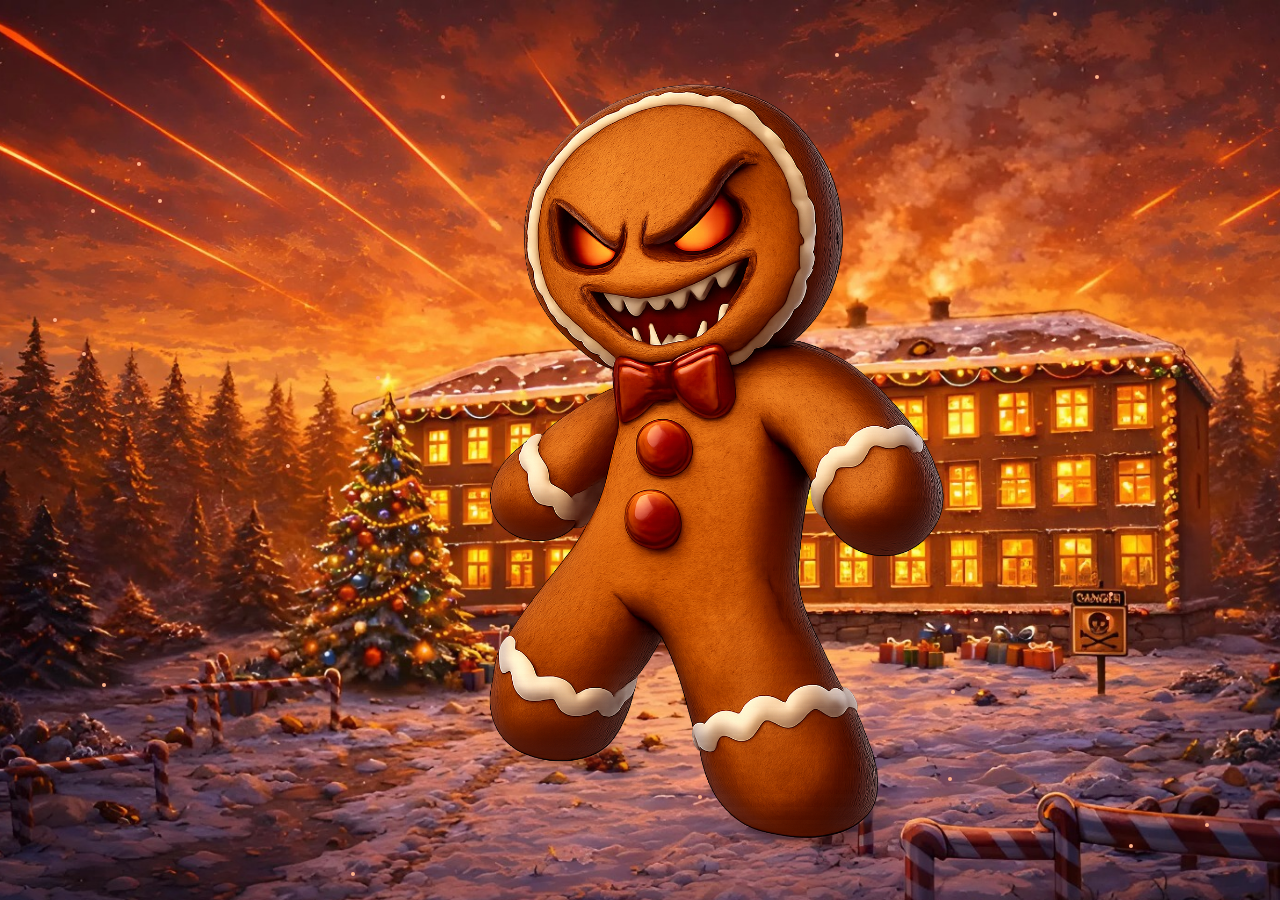
<file: test.html>
<!DOCTYPE html>
<html lang="en">
<head>
    <meta charset="UTF-8">
    <meta name="viewport" content="width=device-width, initial-scale=1.0">
    <title>Battle for Room 311</title>
    <link rel="stylesheet" href="css/teststyle.css">
    <link rel="preconnect" href="https://fonts.googleapis.com">
    <link rel="preconnect" href="https://fonts.gstatic.com" crossorigin>
    <link href="https://fonts.googleapis.com/css2?family=Rubik:wght@700;800;900&display=swap" rel="stylesheet">
</head>
<body>
    
    <div class="parallax-bg">
        <img src="img/bg_eetk2.jpeg" alt="background" />
    </div>
    
    <img src="img/zloypryanik.png" alt="character" class="character hidden">
    <img src="img/mila.png" alt="mila" class="charactermila hidden">
    <img src="img/rustam228.png" alt="rustam" class="characterrustam hidden">
    <img src="img/julia.png" alt="julia" class="characterjulia hidden">
    <img src="img/artemolen.png" alt="artemolen" class="characterartemolen hidden">
    
    <button class="play-btn hidden">ИГРАТЬ</button>

    <script src="js/testjs.js"></script>
</body>
</html>
</file>
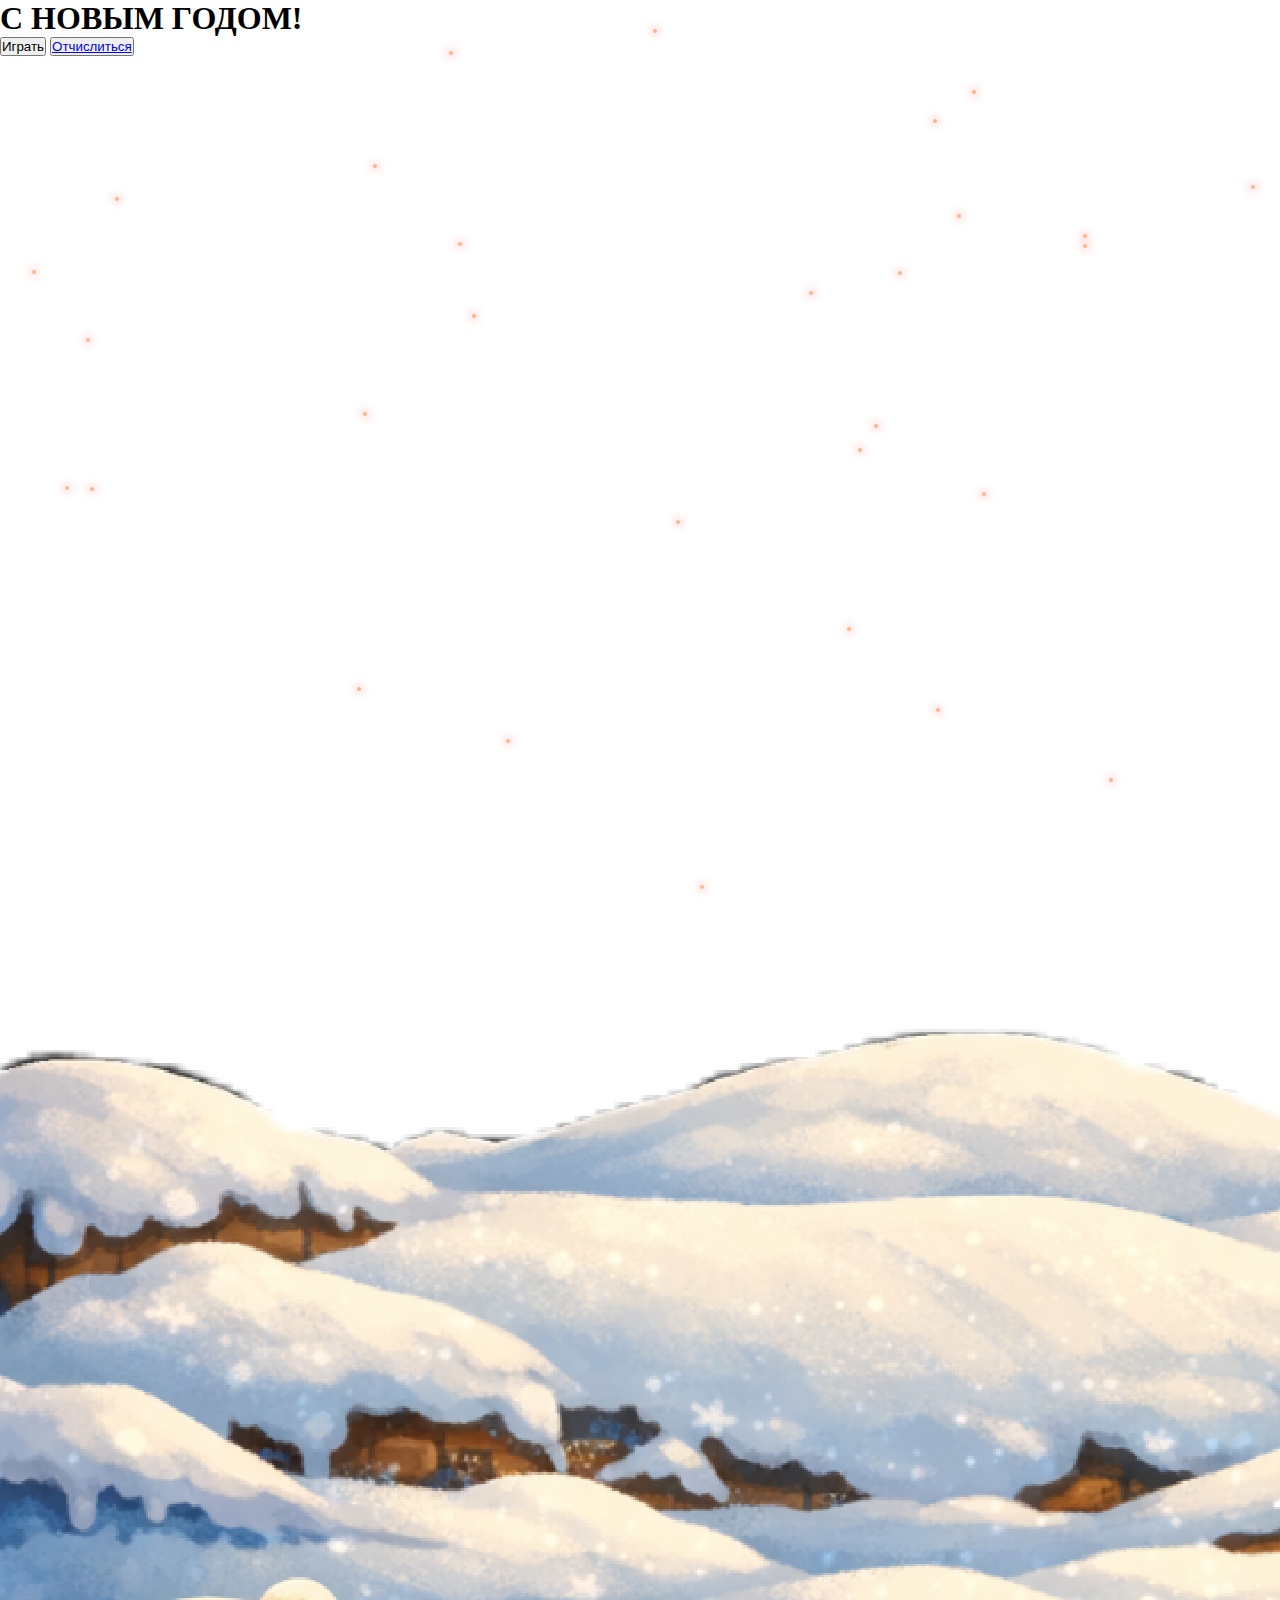
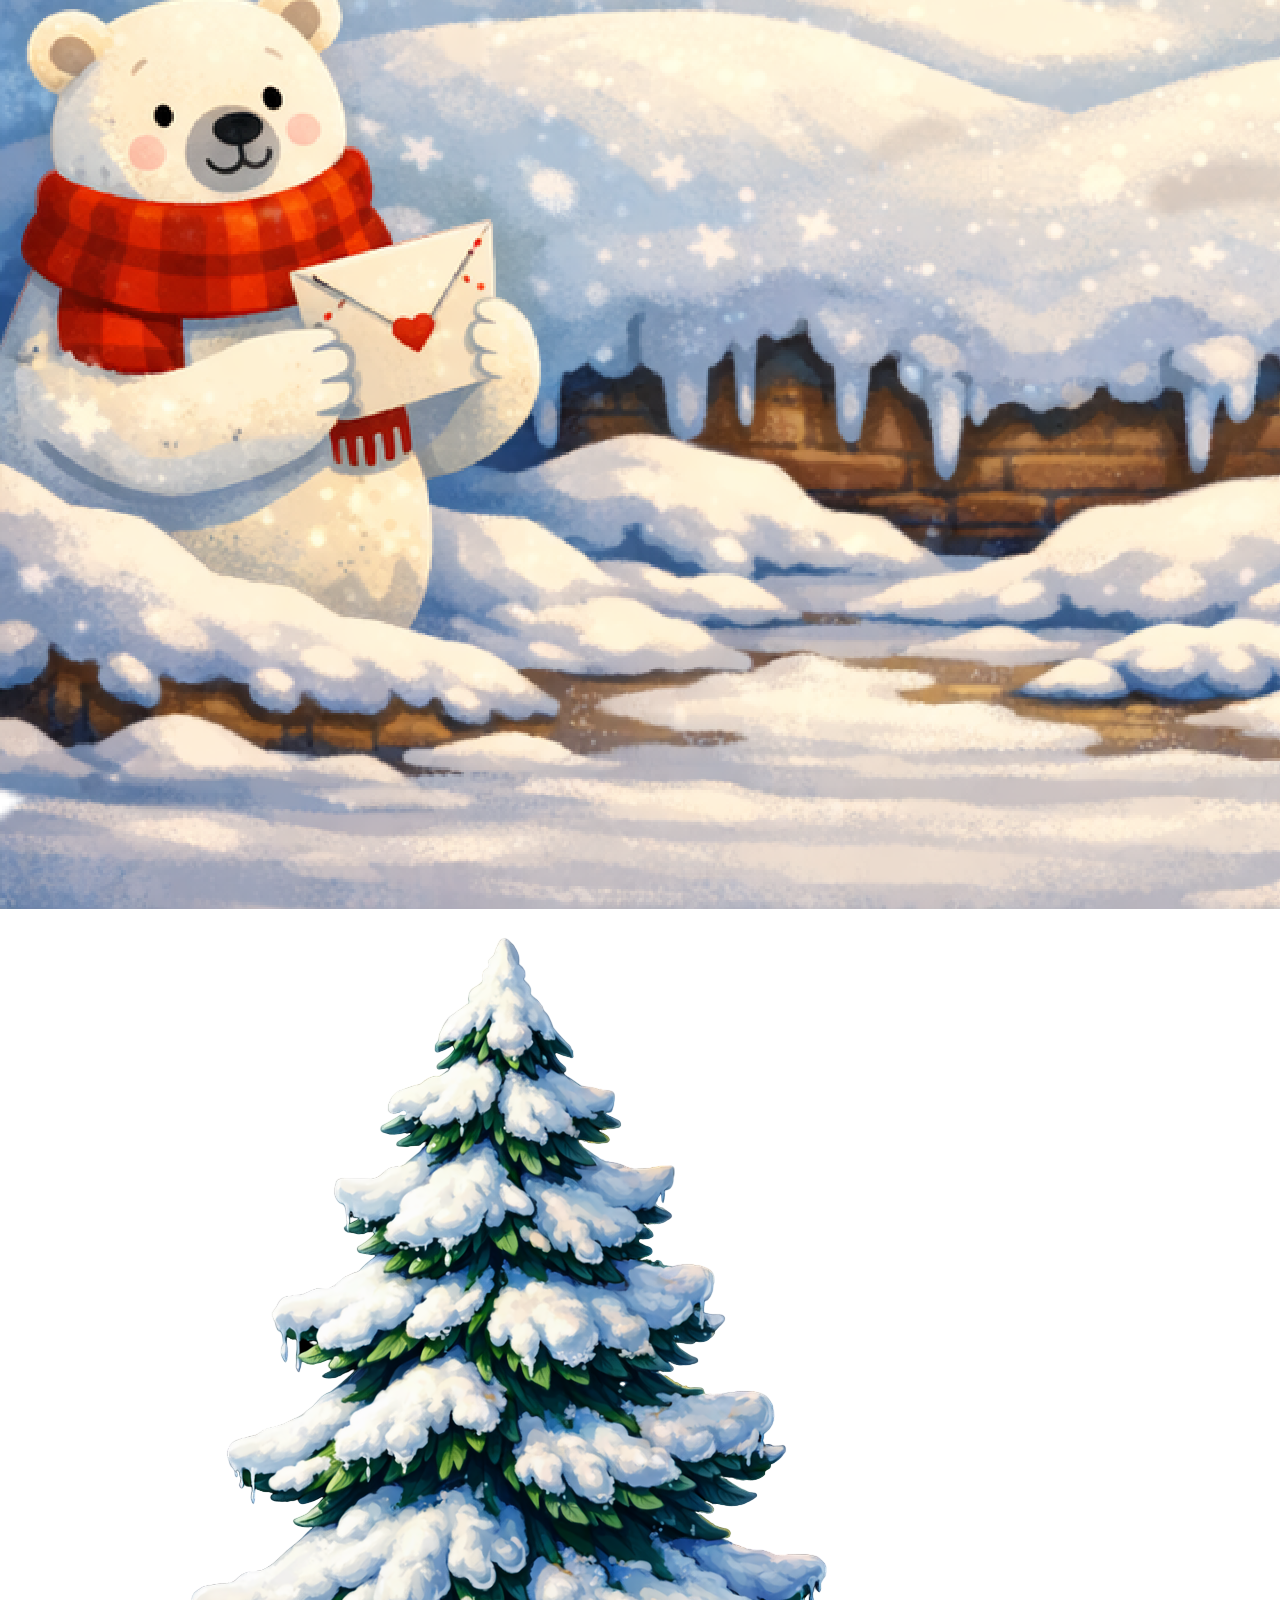
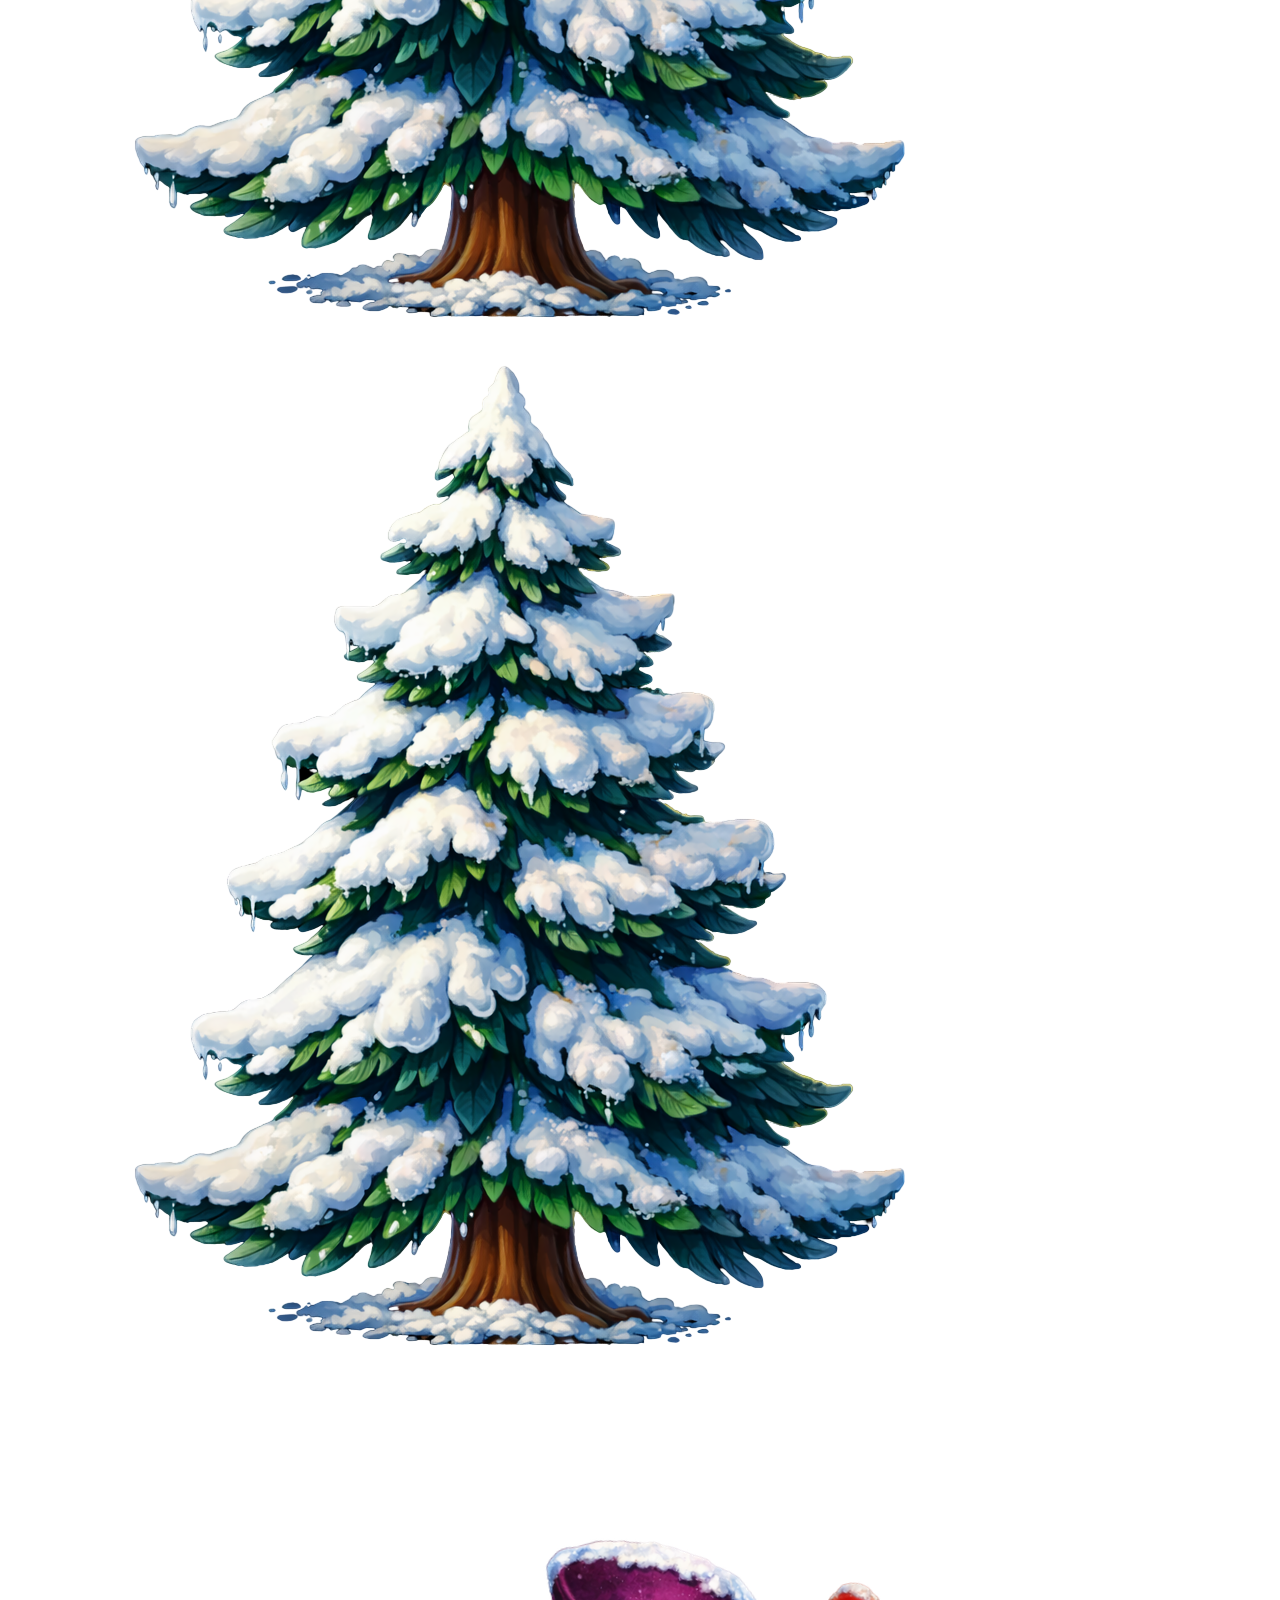
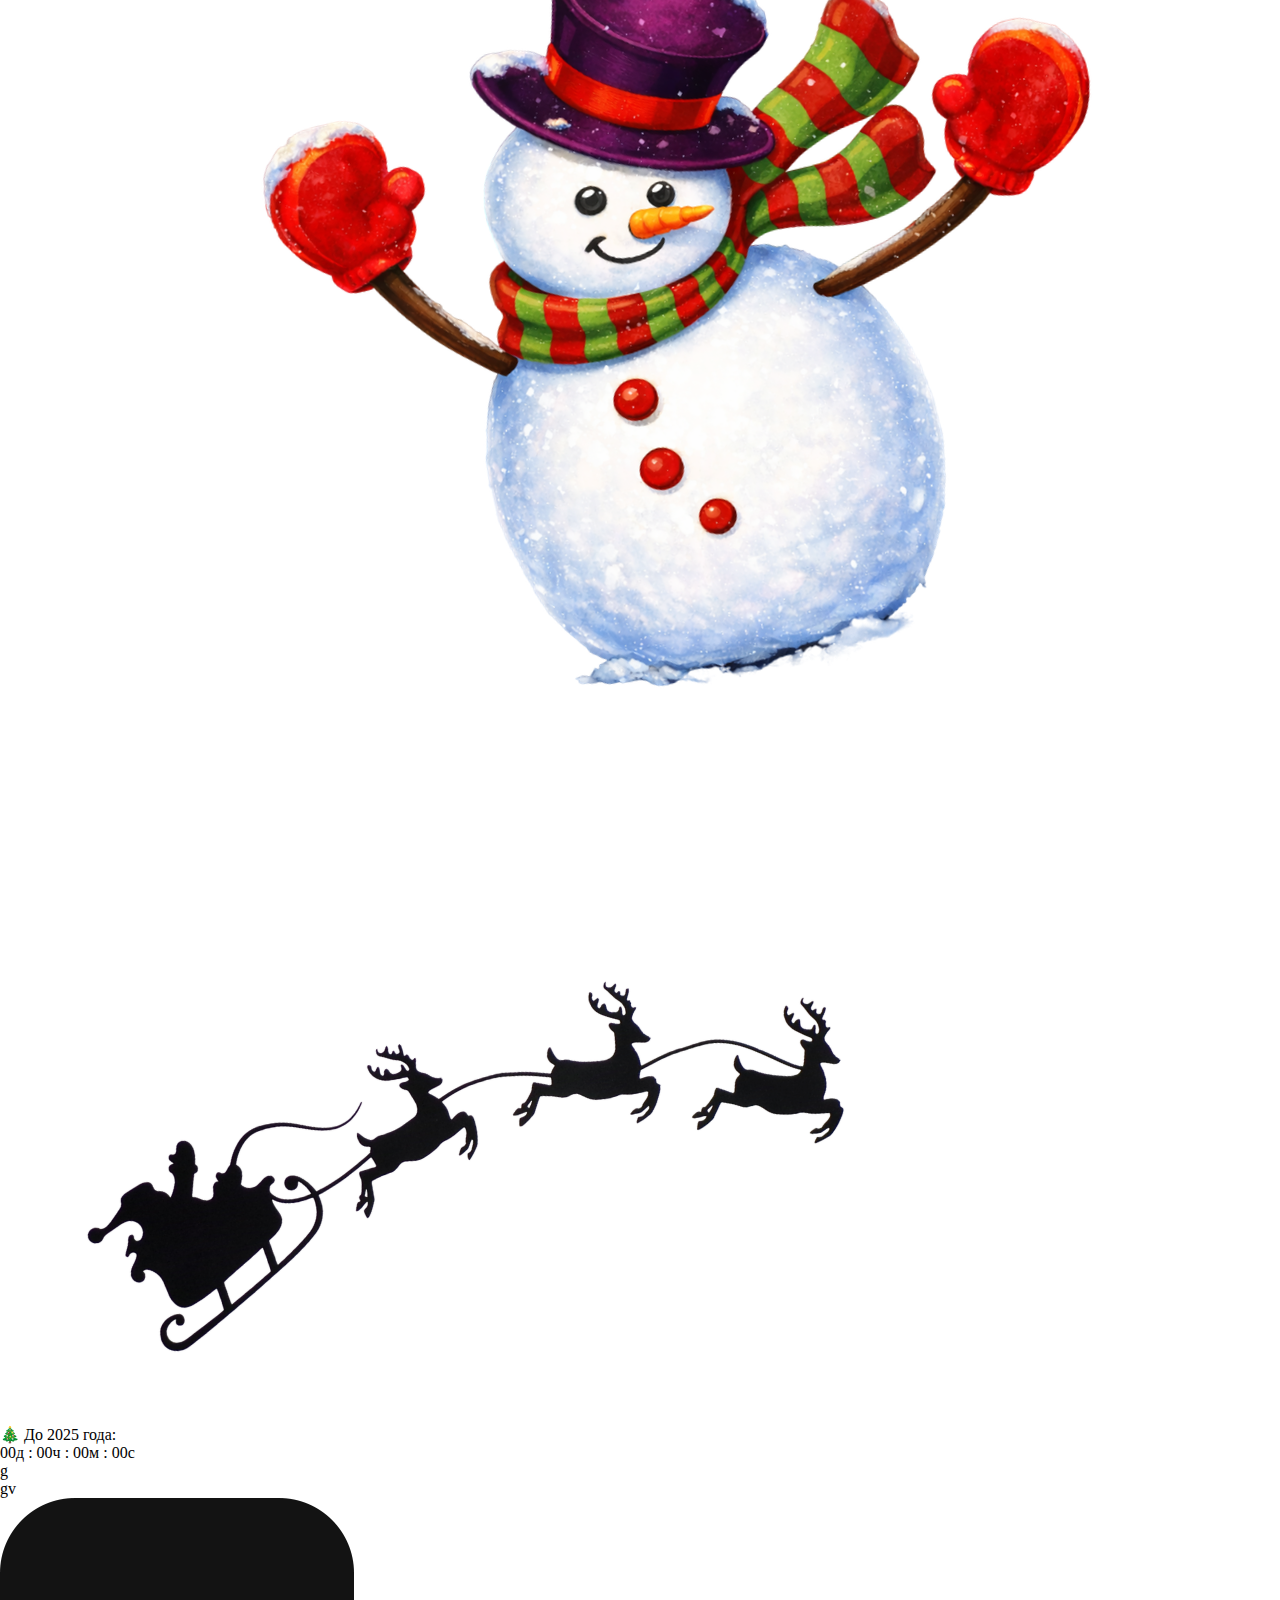
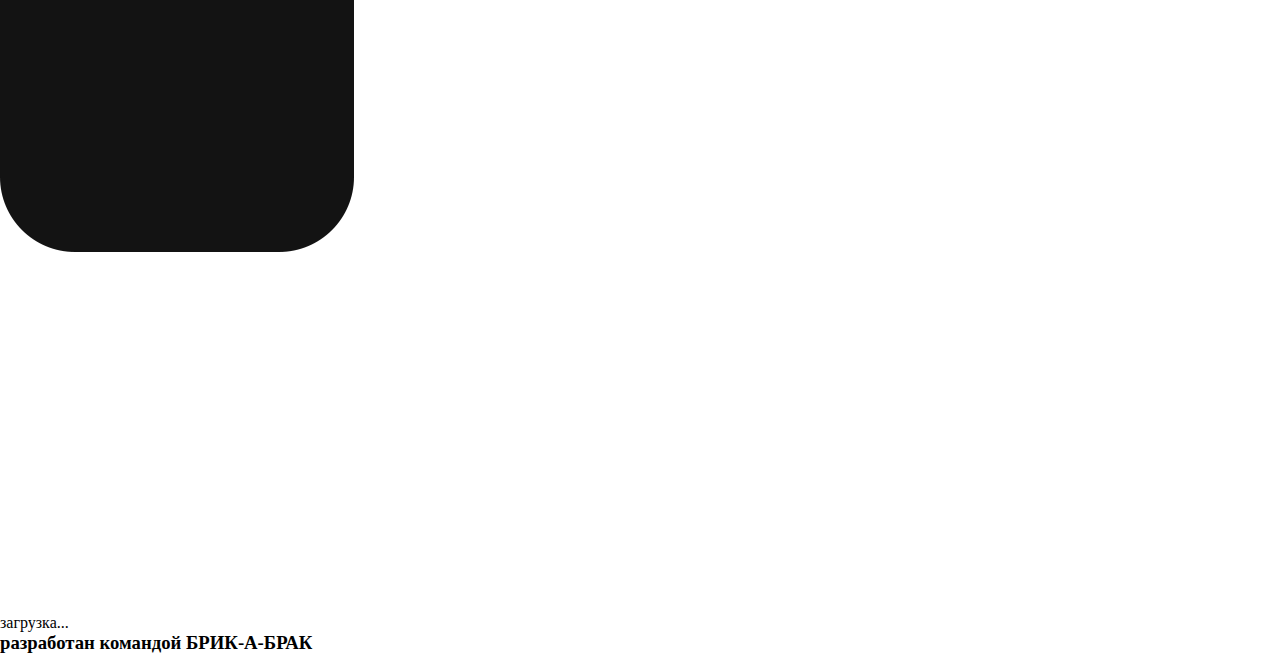
<file: ver1.html>
<!DOCTYPE html>
<html lang="en">
<head>
    <meta charset="UTF-8">
    <meta name="viewport" content="width=device-width, initial-scale=1.0">
    <title>Battle for Room 311</title>
    <link rel="stylesheet" href="css/mainstyle.css">
</head>
<body>
    <div class="container">
        <h1>С НОВЫМ ГОДОМ!</h1>
        <div class="buttons">
            <button class="btn" id="loadingbtn">
                Играть
            </button>
            <button class="btn noactive"><a href="test.html">Отчислиться</a></button>
        </div>
        <img src="img/main-snow.png" alt="" class="main-snow">
        <img src="img/main-el.png" alt="" class="main-el-l">
        <img src="img/main-el.png" alt="" class="main-el-r">
        <img src="img/main-snowmen.png" alt="" class="main-snowmen">
        <img src="img/main-dedmoroz.png" alt="" class="main-dedmoroz">
        <!-- Счетчик времени до НГ -->
    <div class="time-counter">
        <div class="counter-box">
            <div class="counter-title">🎄 До 2025 года:</div>
            <div class="time-display">
                <span id="counter-days">00</span><span class="time-label">д</span>
                <span class="separator">:</span>
                <span id="counter-hours">00</span><span class="time-label">ч</span>
                <span class="separator">:</span>
                <span id="counter-minutes">00</span><span class="time-label">м</span>
                <span class="separator">:</span>
                <span id="counter-seconds">00</span><span class="time-label">с</span>
            </div>
        </div>
    </div>
    </div>
    <div class="loading-first" id="first">g</div>
    <div class="loading-second" id="second">gv</div>
    <div class="loading" id="loading">
        <img src="img/logo/logo-back.png" alt="logo">
        <img src="img/logo/logo-firstB.png" alt="logo">
        <img src="img/logo/logo-A.png" alt="logo">
        <img src="img/logo/logo-secondB.png" alt="logo">
        <img src="img/logo/logo-TEAM.png" alt="logo">
        <p>загрузка...</p>
        <h3>разработан командой БРИК-А-БРАК</h3>
     </div>
    <script src="js/main.js"></script>
</body>
</html>
</file>
<file: css/teststyle.css>
html {
  cursor: url('../img/Candycursor.png') 16 16, auto;
  /* 16 16 - координаты "горячей точки" (x y) */
}

/* Для разных состояний */
a:hover {
  cursor: url('../img/Candypointer.png') 16 16, pointer;
}

button:hover {
  cursor: url('../img/Candypointer.png') 16 16, pointer;
}

* {
  margin: 0;
  padding: 0;
  box-sizing: border-box;
}

body {
  font-family: 'Rubik', sans-serif;
  overflow: hidden;
}

.parallax-bg {
  position: fixed;
  inset: 0;
  overflow: hidden;
  z-index: -1;
}

.parallax-bg img {
  width: 110%;
  height: 110%;
  object-fit: cover;
  transition: transform 0.1s linear;
}

/* ОБЩИЕ стили для всех персонажей */
.character,
.charactermila,
.characterrustam,
.characterjulia,
.characterartemolen {
  position: fixed;
  bottom: 20px;
  transform: translateX(-50%);
  opacity: 0;
  filter: drop-shadow(0 0 0 transparent);
  z-index: 10;
}

/* Позиционирование и размеры для конкретных персонажей */
.character { 
  left: 55%;
  width: 550px;
  bottom: 20px;
  z-index: 12;
}

.charactermila { 
  width: 1100px;
  left: 20%;
  bottom: -10px;
  z-index: 11;
}

.characterrustam { 
  width: 1000px;
  left: 90%;
  bottom: -10px;
  z-index: 12;
}

.characterjulia { 
  width: 1000px;
  left: 33%;
  bottom: -70px;
  z-index: 13;
}

.characterartemolen { 
  width: 1100px;
  left: 70%;
  bottom: -20px;
  z-index: 14;
}

/* ОДНА общая анимация появления для всех */
@keyframes smoothAppear {
  0% {
    transform: translateX(-50%) translateY(80px) scale(0.9);
    opacity: 0;
    filter: drop-shadow(0 0 0 rgba(var(--glow-color), 0)) blur(3px);
  }
  20% {
    transform: translateX(-50%) translateY(50px) scale(0.95);
    opacity: 0.5;
    filter: drop-shadow(0 0 10px rgba(var(--glow-color), 0.5)) blur(1px);
  }
  40% {
    transform: translateX(-50%) translateY(30px) scale(1.02);
    opacity: 0.8;
    filter: drop-shadow(0 0 15px rgba(var(--glow-color), 0.7)) blur(0);
  }
  60% {
    transform: translateX(-50%) translateY(10px) scale(1.01);
    opacity: 1;
    filter: drop-shadow(0 0 12px rgba(var(--glow-color), 0.6));
  }
  80% {
    transform: translateX(-50%) translateY(3px) scale(0.995);
    filter: drop-shadow(0 0 8px rgba(var(--glow-color), 0.4));
  }
  100% {
    transform: translateX(-50%) translateY(0) scale(1);
    opacity: 1;
    filter: drop-shadow(0 0 5px rgba(var(--glow-color), 0.2));
  }
}

/* Анимация появления для всех персонажей */
.character.show,
.charactermila.show,
.characterrustam.show,
.characterjulia.show,
.characterartemolen.show,
.play-btn.show {
  animation: smoothAppear 1.5s ease-out forwards;
}

/* Цвета свечения для каждого персонажа */
.character {
  --glow-color: 255, 200, 100;
}

.charactermila {
  --glow-color: 255, 0, 0;
}

.characterrustam {
  --glow-color: 150, 255, 150;
}

.characterjulia {
  --glow-color: 255, 0, 255;
}

.characterartemolen {
  --glow-color: 0, 0, 255;
}

/* ОДНА общая анимация дыхания для всех */
.character.idle,
.charactermila.idle,
.characterrustam.idle,
.characterjulia.idle,
.characterartemolen.idle,
.play-btn.idle {
  animation: breathe 4s ease-in-out infinite;
}

@keyframes breathe {
  0% {
    transform: translateX(-50%) translateY(0) scale(1);
    filter: drop-shadow(0 0 5px rgba(var(--glow-color), 0.2));
  }
  50% {
    transform: translateX(-50%) translateY(-6px) scale(1.01);
    filter: drop-shadow(0 0 8px rgba(var(--glow-color), 0.3));
  }
  100% {
    transform: translateX(-50%) translateY(0) scale(1);
    filter: drop-shadow(0 0 5px rgba(var(--glow-color), 0.2));
  }
}

/* СТИЛИ КНОПКИ */
.play-btn {
  position: fixed;
  left: 50%;
  bottom: 100px;
  transform: translateX(-50%) translateY(80px) scale(0.9);
  opacity: 0;
  
  padding: 20px 50px;
  background: linear-gradient(145deg, #ff6600, #ff9204);
  border: none;
  border-radius: 15px;
  cursor: pointer;
  font-family: 'Rubik', sans-serif;
  font-weight: 900;
  font-size: 2.5rem;
  color: white;
  text-transform: uppercase;
  letter-spacing: 2px;
  text-shadow: 0 2px 4px rgba(0, 0, 0, 0.671);
  
  box-shadow: 
    0 5px 50px rgb(0, 0, 0),
    0 0 15px rgba(255, 0, 0, 0.5);
  
  transition: all 0.5s ease;
  z-index: 20;
  --glow-color: 255, 51, 102;
}

.play-btn:hover {
  transform: translateX(-50%) translateY(-2px);
  box-shadow: 
    0 8px 50px rgba(0, 0, 0, 0.767),
    0 0 20px rgb(255, 0, 0);
    background: linear-gradient(145deg, #ff8c3f, #ff9204);
}

.play-btn:active {
  transform: translateX(-50%) translateY(1px);
  box-shadow: 
    0 3px 15px rgba(0, 0, 0, 0.3),
    0 0 10px rgba(255, 51, 102, 0.4);
}
</file>
<file: css/mainstyle.css>
* {
    padding: 0;
    margin: 0;
    box-sizing: border-box;
}
</file>
